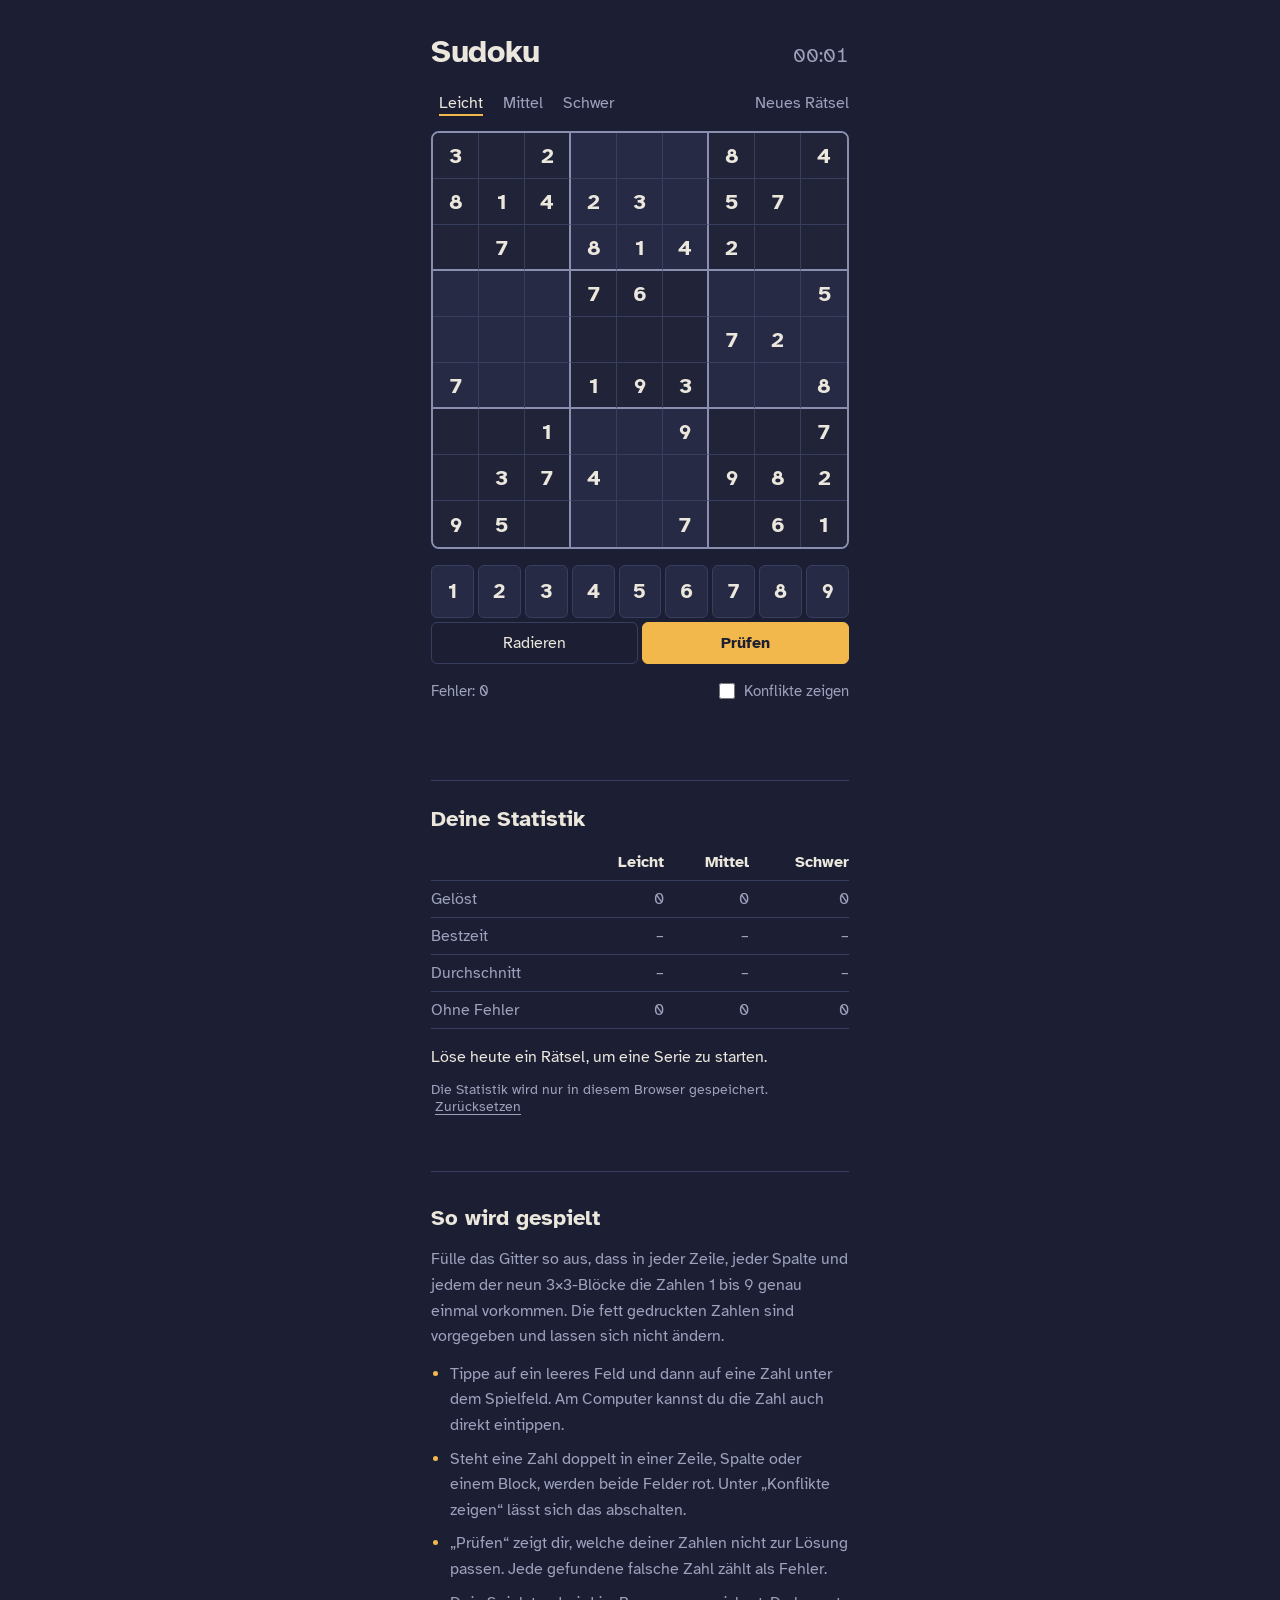
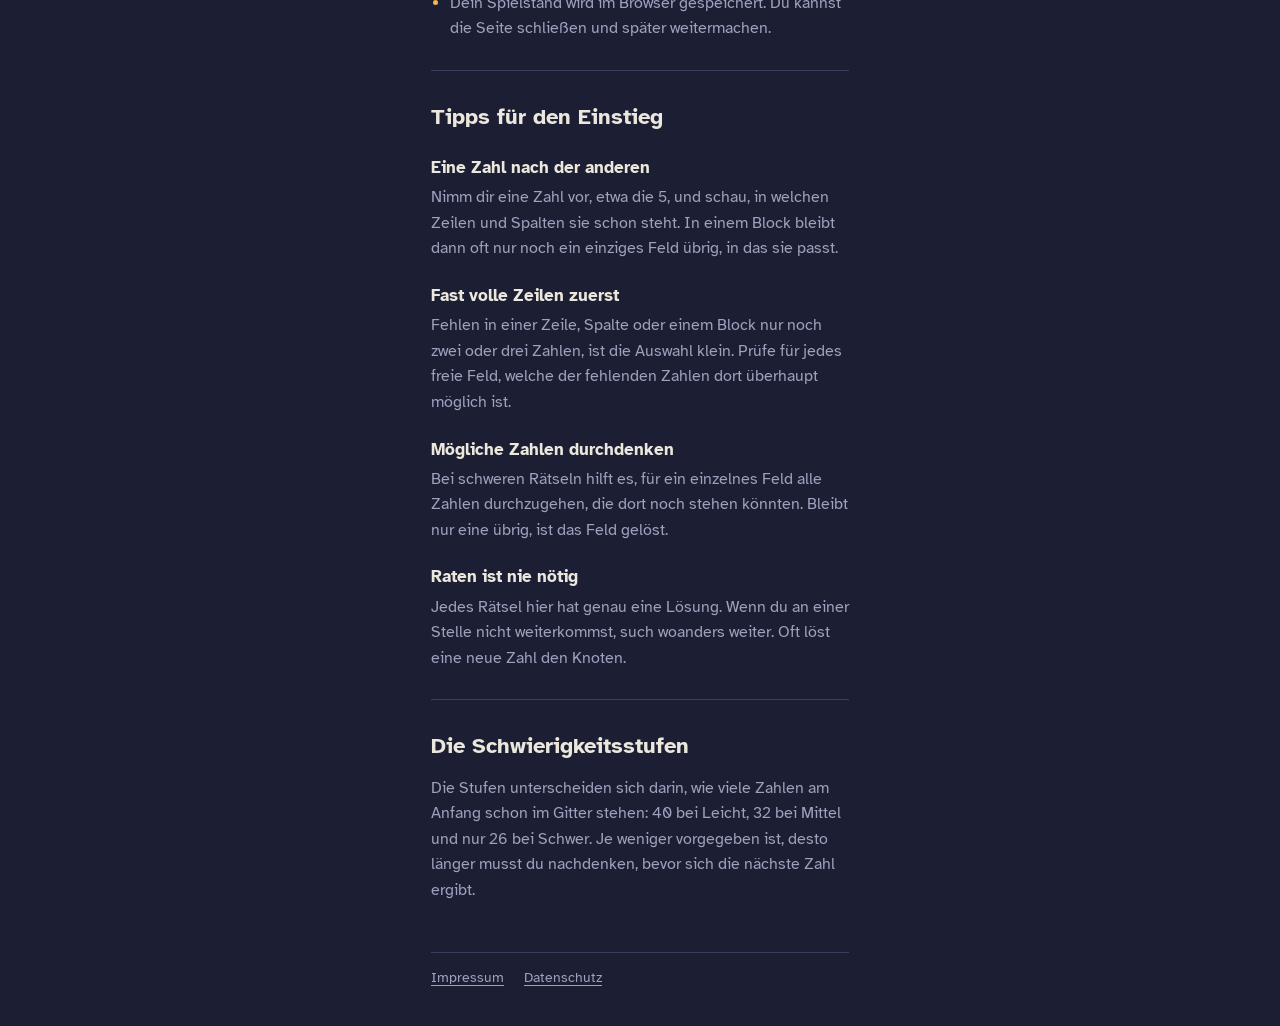
<file: index.html>
<!DOCTYPE html>
<html lang="de">
<head>
  <meta charset="UTF-8">
  <meta name="viewport" content="width=device-width, initial-scale=1.0">

  <!-- Für Suchmaschinen: Titel und Beschreibung erscheinen so in den Suchergebnissen -->
  <title>Sudoku online spielen – kostenlos und ohne Anmeldung</title>
  <meta name="description" content="Kostenloses Sudoku im Browser: drei Schwierigkeitsstufen, Prüfen-Funktion und automatisches Speichern. Ohne Anmeldung, auch auf dem Handy.">

  <!-- Die "offizielle" Adresse dieser Seite -->
  <link rel="canonical" href="https://onlinesudokus.de/">

  <!-- Für Vorschauen, wenn jemand den Link in WhatsApp, Discord & Co. teilt -->
  <meta property="og:type" content="website">
  <meta property="og:title" content="Sudoku online spielen">
  <meta property="og:description" content="Kostenloses Sudoku im Browser, mit drei Schwierigkeitsstufen. Ohne Anmeldung, auch auf dem Handy.">
  <meta property="og:locale" content="de_DE">
  <meta property="og:url" content="https://onlinesudokus.de/">
  <meta property="og:image" content="https://onlinesudokus.de/vorschau.png">
  <meta property="og:image:width" content="1200">
  <meta property="og:image:height" content="630">
  <meta property="og:image:alt" content="Sudoku-Spielfeld in Nachtblau mit gelben, handschriftlichen Zahlen">
  <meta name="twitter:card" content="summary_large_image">

  <!-- Farbe der Browserleiste auf dem Handy und Symbol im Tab -->
  <meta name="theme-color" content="#1c1f33">
  <link rel="icon" href="favicon.svg" type="image/svg+xml">

  <!-- Schriften liegen im eigenen Ordner, damit sie schneller laden -->
  <link rel="preload" href="fonts/atkinson-hyperlegible-700.woff2" as="font" type="font/woff2" crossorigin>
  <link rel="preload" href="fonts/patrick-hand.woff2" as="font" type="font/woff2" crossorigin>
  <link rel="stylesheet" href="style.css">

  <!-- Strukturierte Daten: erklären Google maschinenlesbar, was diese Seite ist -->
  <script type="application/ld+json">
  {
    "@context": "https://schema.org",
    "@type": "WebApplication",
    "name": "Sudoku",
    "url": "https://onlinesudokus.de/",
    "description": "Kostenloses Sudoku im Browser mit drei Schwierigkeitsstufen.",
    "applicationCategory": "GameApplication",
    "operatingSystem": "Alle (läuft im Browser)",
    "inLanguage": "de",
    "isAccessibleForFree": true,
    "offers": { "@type": "Offer", "price": "0", "priceCurrency": "EUR" }
  }
  </script>
</head>
<body>
  <main id="spiel">

    <header id="kopf">
      <h1>Sudoku</h1>
      <span id="zeit">00:00</span>
    </header>

    <nav id="steuerung" aria-label="Schwierigkeit">
      <div id="stufen">
        <button class="stufe" data-stufe="leicht">Leicht</button>
        <button class="stufe" data-stufe="mittel">Mittel</button>
        <button class="stufe" data-stufe="schwer">Schwer</button>
      </div>
      <button id="neuButton">Neues Rätsel</button>
    </nav>

    <noscript>
      <p class="hinweis-kasten">Für das Spiel muss JavaScript in deinem Browser eingeschaltet sein.</p>
    </noscript>

    <div id="spielfeld" aria-label="Sudoku-Spielfeld"></div>

    <div id="zahlenleiste" aria-label="Zahlen eingeben"></div>

    <div id="aktionen">
      <button id="radierer">Radieren</button>
      <button id="pruefenButton">Prüfen</button>
    </div>

    <div id="fuss">
      <span id="fehler">Fehler: 0</span>
      <label>
        <input type="checkbox" id="konfliktSchalter" > Konflikte zeigen
      </label>
    </div>

    <p id="hinweis"></p>
    <p id="meldung"></p>


    <!-- Statistik: wird von script.js ausgefüllt -->
    <section id="statistik" aria-labelledby="statistik-titel">
      <h2 id="statistik-titel">Deine Statistik</h2>
      <table id="statistik-tabelle">
        <thead>
          <tr>
            <th></th>
            <th scope="col">Leicht</th>
            <th scope="col">Mittel</th>
            <th scope="col">Schwer</th>
          </tr>
        </thead>
        <tbody></tbody>
      </table>
      <p id="serie"></p>
      <p class="klein">
        Die Statistik wird nur in diesem Browser gespeichert.
        <button id="statistikLoeschen">Zurücksetzen</button>
      </p>
    </section>


    <!-- Text für Menschen und Suchmaschinen -->
    <article id="text">

      <section>
        <h2>So wird gespielt</h2>
        <p>Fülle das Gitter so aus, dass in jeder Zeile, jeder Spalte und jedem der neun 3×3-Blöcke die Zahlen 1 bis 9 genau einmal vorkommen. Die fett gedruckten Zahlen sind vorgegeben und lassen sich nicht ändern.</p>
        <ul>
          <li>Tippe auf ein leeres Feld und dann auf eine Zahl unter dem Spielfeld. Am Computer kannst du die Zahl auch direkt eintippen.</li>
          <li>Steht eine Zahl doppelt in einer Zeile, Spalte oder einem Block, werden beide Felder rot. Unter „Konflikte zeigen“ lässt sich das abschalten.</li>
          <li>„Prüfen“ zeigt dir, welche deiner Zahlen nicht zur Lösung passen. Jede gefundene falsche Zahl zählt als Fehler.</li>
          <li>Dein Spielstand wird im Browser gespeichert. Du kannst die Seite schließen und später weitermachen.</li>
        </ul>
      </section>

      <section>
        <h2>Tipps für den Einstieg</h2>

        <h3>Eine Zahl nach der anderen</h3>
        <p>Nimm dir eine Zahl vor, etwa die 5, und schau, in welchen Zeilen und Spalten sie schon steht. In einem Block bleibt dann oft nur noch ein einziges Feld übrig, in das sie passt.</p>

        <h3>Fast volle Zeilen zuerst</h3>
        <p>Fehlen in einer Zeile, Spalte oder einem Block nur noch zwei oder drei Zahlen, ist die Auswahl klein. Prüfe für jedes freie Feld, welche der fehlenden Zahlen dort überhaupt möglich ist.</p>

        <h3>Mögliche Zahlen durchdenken</h3>
        <p>Bei schweren Rätseln hilft es, für ein einzelnes Feld alle Zahlen durchzugehen, die dort noch stehen könnten. Bleibt nur eine übrig, ist das Feld gelöst.</p>

        <h3>Raten ist nie nötig</h3>
        <p>Jedes Rätsel hier hat genau eine Lösung. Wenn du an einer Stelle nicht weiterkommst, such woanders weiter. Oft löst eine neue Zahl den Knoten.</p>
      </section>

      <section>
        <h2>Die Schwierigkeitsstufen</h2>
        <p>Die Stufen unterscheiden sich darin, wie viele Zahlen am Anfang schon im Gitter stehen: 40 bei Leicht, 32 bei Mittel und nur 26 bei Schwer. Je weniger vorgegeben ist, desto länger musst du nachdenken, bevor sich die nächste Zahl ergibt.</p>
      </section>

    </article>

    <footer id="seitenfuss">
      <a href="impressum.html">Impressum</a>
      <a href="datenschutz.html">Datenschutz</a>
    </footer>

  </main>

  <!-- Reihenfolge ist wichtig: erst die Rätsel, dann das Spiel -->
  <script src="raetsel.js"></script>
  <script src="script.js"></script>
</body>
</html>
</file>
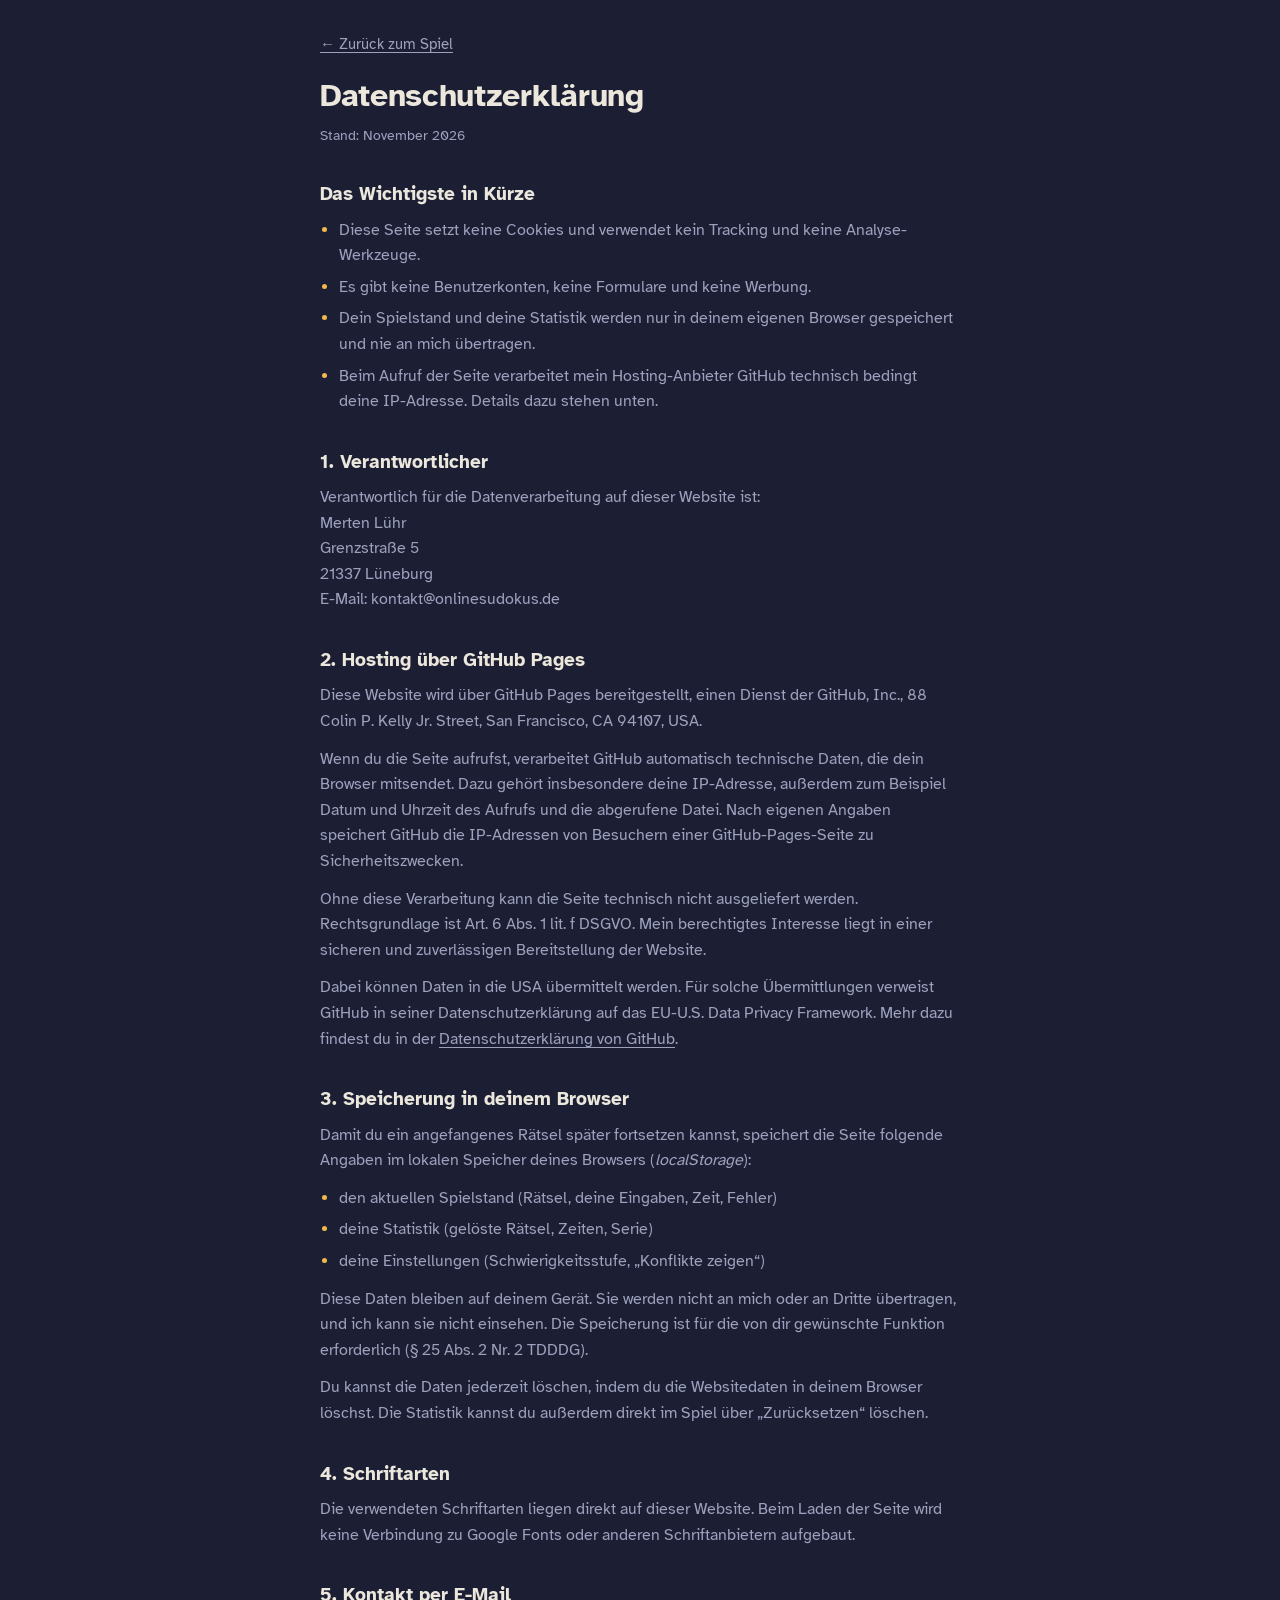
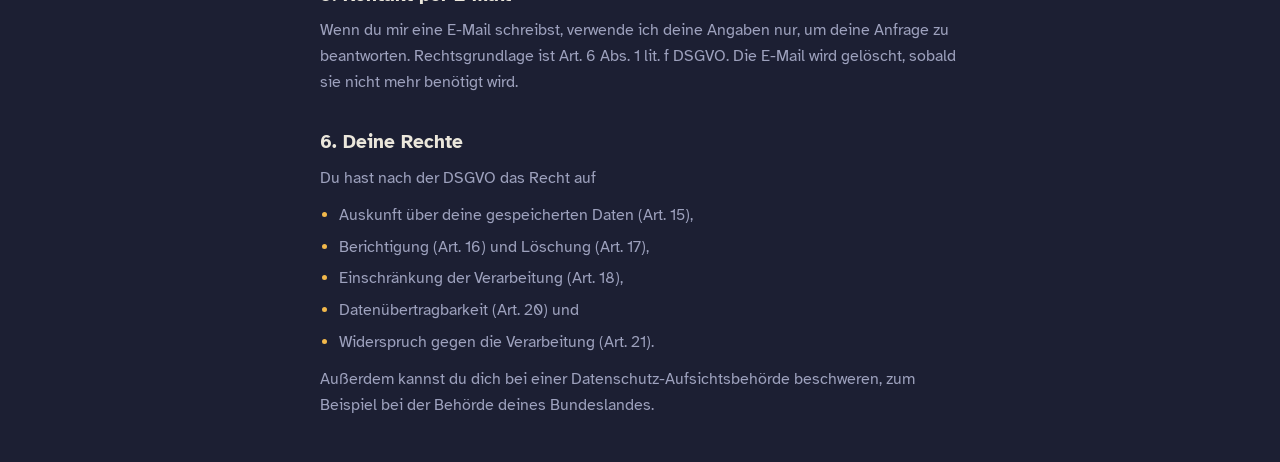
<file: datenschutz.html>
<!DOCTYPE html>
<html lang="de">
<head>
  <meta charset="UTF-8">
  <meta name="viewport" content="width=device-width, initial-scale=1.0">
  <title>Datenschutzerklärung – Sudoku</title>
  <!-- Rechtsseiten müssen nicht in Google auftauchen -->
  <meta name="robots" content="noindex">
  <meta name="theme-color" content="#1c1f33">
  <link rel="icon" href="favicon.svg" type="image/svg+xml">
  <link rel="stylesheet" href="style.css">
</head>
<body>
  <main class="rechtsseite">
    <p><a href="./" class="zurueck">← Zurück zum Spiel</a></p>

    <h1>Datenschutzerklärung</h1>
    <p class="stand">Stand: November 2026</p>

    <h2>Das Wichtigste in Kürze</h2>
    <ul>
      <li>Diese Seite setzt keine Cookies und verwendet kein Tracking und keine Analyse-Werkzeuge.</li>
      <li>Es gibt keine Benutzerkonten, keine Formulare und keine Werbung.</li>
      <li>Dein Spielstand und deine Statistik werden nur in deinem eigenen Browser gespeichert und nie an mich übertragen.</li>
      <li>Beim Aufruf der Seite verarbeitet mein Hosting-Anbieter GitHub technisch bedingt deine IP-Adresse. Details dazu stehen unten.</li>
    </ul>

    <h2>1. Verantwortlicher</h2>
    <p>
      Verantwortlich für die Datenverarbeitung auf dieser Website ist:<br>
      Merten Lühr<br>
      Grenzstraße 5<br>
      21337 Lüneburg<br>
      E-Mail: kontakt@onlinesudokus.de
    </p>

    <h2>2. Hosting über GitHub Pages</h2>
    <p>
      Diese Website wird über GitHub Pages bereitgestellt, einen Dienst der
      GitHub, Inc., 88 Colin P. Kelly Jr. Street, San Francisco, CA 94107, USA.
    </p>
    <p>
      Wenn du die Seite aufrufst, verarbeitet GitHub automatisch technische Daten,
      die dein Browser mitsendet. Dazu gehört insbesondere deine IP-Adresse, außerdem
      zum Beispiel Datum und Uhrzeit des Aufrufs und die abgerufene Datei. Nach eigenen
      Angaben speichert GitHub die IP-Adressen von Besuchern einer GitHub-Pages-Seite
      zu Sicherheitszwecken.
    </p>
    <p>
      Ohne diese Verarbeitung kann die Seite technisch nicht ausgeliefert werden.
      Rechtsgrundlage ist Art. 6 Abs. 1 lit. f DSGVO. Mein berechtigtes Interesse
      liegt in einer sicheren und zuverlässigen Bereitstellung der Website.
    </p>
    <p>
      Dabei können Daten in die USA übermittelt werden. Für solche Übermittlungen
      verweist GitHub in seiner Datenschutzerklärung auf das EU-U.S. Data Privacy
      Framework. Mehr dazu findest du in der
      <a href="https://docs.github.com/de/site-policy/privacy-policies/github-general-privacy-statement">Datenschutzerklärung von GitHub</a>.
    </p>

    <h2>3. Speicherung in deinem Browser</h2>
    <p>
      Damit du ein angefangenes Rätsel später fortsetzen kannst, speichert die Seite
      folgende Angaben im lokalen Speicher deines Browsers (<em>localStorage</em>):
    </p>
    <ul>
      <li>den aktuellen Spielstand (Rätsel, deine Eingaben, Zeit, Fehler)</li>
      <li>deine Statistik (gelöste Rätsel, Zeiten, Serie)</li>
      <li>deine Einstellungen (Schwierigkeitsstufe, „Konflikte zeigen“)</li>
    </ul>
    <p>
      Diese Daten bleiben auf deinem Gerät. Sie werden nicht an mich oder an Dritte
      übertragen, und ich kann sie nicht einsehen. Die Speicherung ist für die von
      dir gewünschte Funktion erforderlich (§ 25 Abs. 2 Nr. 2 TDDDG).
    </p>
    <p>
      Du kannst die Daten jederzeit löschen, indem du die Websitedaten in deinem
      Browser löschst. Die Statistik kannst du außerdem direkt im Spiel über
      „Zurücksetzen“ löschen.
    </p>

    <h2>4. Schriftarten</h2>
    <p>
      Die verwendeten Schriftarten liegen direkt auf dieser Website. Beim Laden der
      Seite wird keine Verbindung zu Google Fonts oder anderen Schriftanbietern aufgebaut.
    </p>

    <h2>5. Kontakt per E-Mail</h2>
    <p>
      Wenn du mir eine E-Mail schreibst, verwende ich deine Angaben nur, um deine
      Anfrage zu beantworten. Rechtsgrundlage ist Art. 6 Abs. 1 lit. f DSGVO. Die
      E-Mail wird gelöscht, sobald sie nicht mehr benötigt wird.
    </p>

    <h2>6. Deine Rechte</h2>
    <p>Du hast nach der DSGVO das Recht auf</p>
    <ul>
      <li>Auskunft über deine gespeicherten Daten (Art. 15),</li>
      <li>Berichtigung (Art. 16) und Löschung (Art. 17),</li>
      <li>Einschränkung der Verarbeitung (Art. 18),</li>
      <li>Datenübertragbarkeit (Art. 20) und</li>
      <li>Widerspruch gegen die Verarbeitung (Art. 21).</li>
    </ul>
    <p>
      Außerdem kannst du dich bei einer Datenschutz-Aufsichtsbehörde beschweren,
      zum Beispiel bei der Behörde deines Bundeslandes.
    </p>
  </main>
</body>
</html>
</file>
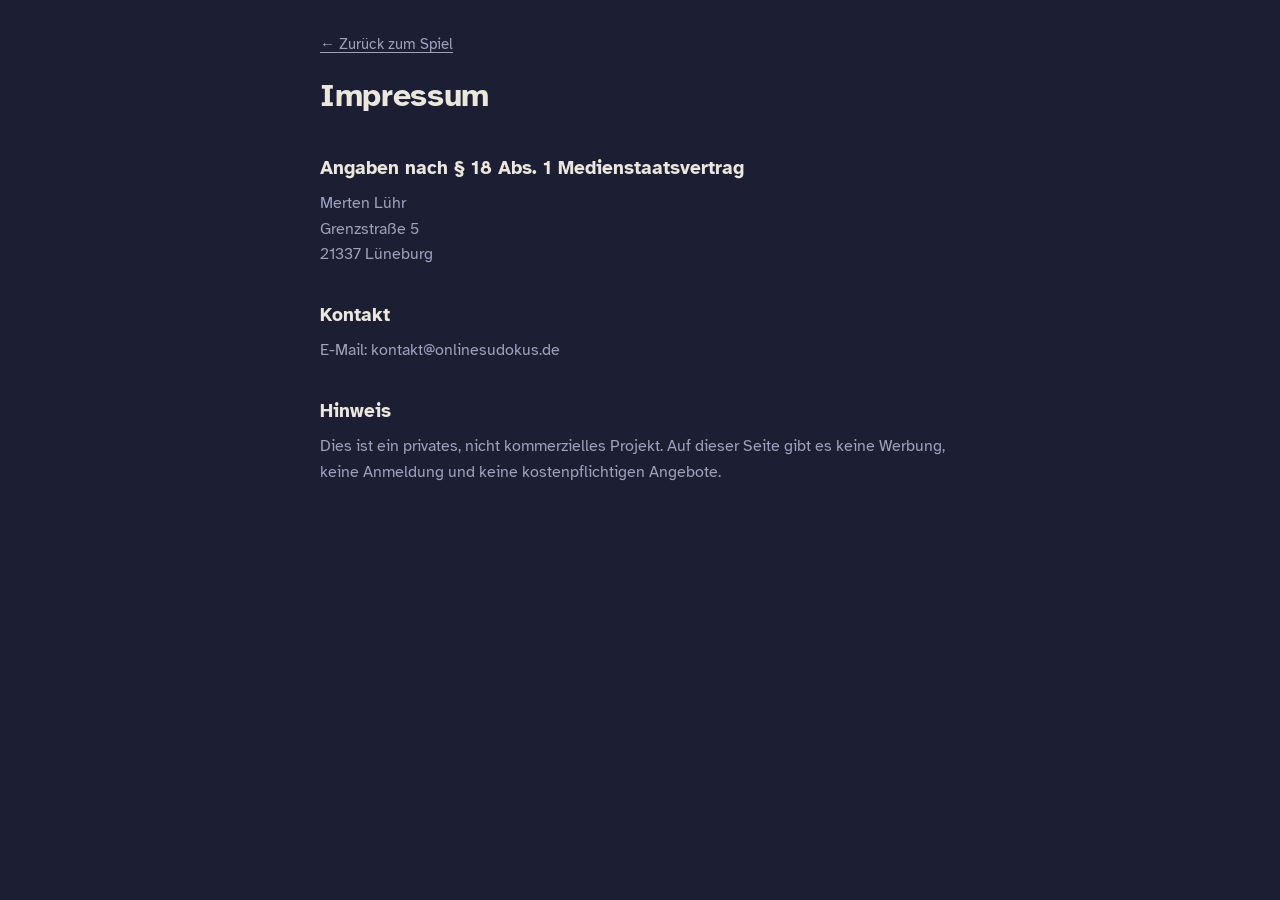
<file: impressum.html>
<!DOCTYPE html>
<html lang="de">
<head>
  <meta charset="UTF-8">
  <meta name="viewport" content="width=device-width, initial-scale=1.0">
  <title>Impressum – Sudoku</title>
  <!-- Rechtsseiten müssen nicht in Google auftauchen -->
  <meta name="robots" content="noindex">
  <meta name="theme-color" content="#1c1f33">
  <link rel="icon" href="favicon.svg" type="image/svg+xml">
  <link rel="stylesheet" href="style.css">
</head>
<body>
  <main class="rechtsseite">
    <p><a href="./" class="zurueck">← Zurück zum Spiel</a></p>

    <h1>Impressum</h1>

    <h2>Angaben nach § 18 Abs. 1 Medienstaatsvertrag</h2>
    <p>
      Merten Lühr<br>
      Grenzstraße 5<br>
      21337 Lüneburg
    </p>

    <h2>Kontakt</h2>
    <p>E-Mail: kontakt@onlinesudokus.de</p>

    <h2>Hinweis</h2>
    <p>
      Dies ist ein privates, nicht kommerzielles Projekt. Auf dieser Seite gibt es
      keine Werbung, keine Anmeldung und keine kostenpflichtigen Angebote.
    </p>
  </main>
</body>
</html>
</file>
<file: style.css>
/* =========================================================
   Farben und Größen an einer Stelle
   Idee: Rätseln am Abend. Gedruckte Zahlen in Papierweiß,
   deine eigenen Zahlen handschriftlich wie mit Bleistift,
   in warmem Lampenlicht-Gelb.
   ========================================================= */
/* ===== Schriften (liegen im Ordner fonts, Lizenz: SIL Open Font License) ===== */
@font-face {
  font-family: "Atkinson Hyperlegible";
  font-weight: 400;
  font-display: swap;
  src: url("fonts/atkinson-hyperlegible-400.woff2") format("woff2");
}
@font-face {
  font-family: "Atkinson Hyperlegible";
  font-weight: 700;
  font-display: swap;
  src: url("fonts/atkinson-hyperlegible-700.woff2") format("woff2");
}
@font-face {
  font-family: "Patrick Hand";
  font-weight: 400;
  font-display: swap;
  src: url("fonts/patrick-hand.woff2") format("woff2");
}

:root {
  --nacht: #1c1f33;         /* Seitenhintergrund */
  --brett: #262a44;          /* Felder */
  --brett-block: #212439;    /* jeder zweite 3×3-Block, ganz leicht dunkler */
  --linie: #383e5e;          /* dünne Linien */
  --blocklinie: #8a8fb0;     /* dicke Linien */
  --papier: #ebe7dc;         /* gedruckte Zahlen und Text */
  --text-leise: #9da1bd;     /* Nebentext */
  --bleistift: #f2b84b;      /* deine Zahlen */
  --markiert: #2e3354;       /* Zeile, Spalte, Block */
  --gleich: #48416f;         /* gleiche Zahlen */
  --auswahl: #f2b84b;        /* Rahmen ums gewählte Feld */
  --konflikt: #ff8a7a;
  --konflikt-grund: #43293a;
  --geschafft: #a6d9a0;

  --zelle: min(46px, calc((100vw - 40px) / 9));
  --breite: calc(var(--zelle) * 9 + 4px);
}

* { box-sizing: border-box; }

body {
  margin: 0;
  padding: 32px 16px;
  min-height: 100vh;
  background: var(--nacht);
  color: var(--papier);
  font-family: "Atkinson Hyperlegible", sans-serif;
  font-size: 16px;
  display: flex;
  justify-content: center;
}

#spiel { width: var(--breite); }

button {
  font: inherit;
  color: inherit;
  cursor: pointer;
}
button:focus-visible,
input:focus-visible {
  outline: 2px solid var(--bleistift);
  outline-offset: 2px;
}

/* ===== Kopf: Titel links, Zeit rechts ===== */
#kopf {
  display: flex;
  justify-content: space-between;
  align-items: baseline;
  margin-bottom: 16px;
}
h1 {
  margin: 0;
  font-size: 32px;
  font-weight: 700;
  letter-spacing: -0.01em;
}
#zeit {
  font-size: 20px;
  color: var(--text-leise);
  font-variant-numeric: tabular-nums;
}

/* ===== Schwierigkeit und neues Rätsel ===== */
#steuerung {
  display: flex;
  justify-content: space-between;
  align-items: center;
  margin-bottom: 12px;
}
#stufen { display: flex; gap: 4px; }
.stufe,
#neuButton {
  background: none;
  border: none;
  padding: 6px 8px;
  color: var(--text-leise);
}
.stufe:hover,
#neuButton:hover { color: var(--papier); }
.stufe.aktiv {
  color: var(--papier);
  text-decoration: underline;
  text-decoration-color: var(--bleistift);
  text-decoration-thickness: 2px;
  text-underline-offset: 6px;
}
#neuButton { padding-right: 0; }

/* ===== Spielfeld ===== */
#spielfeld {
  display: grid;
  grid-template-columns: repeat(9, var(--zelle));
  border: 2px solid var(--blocklinie);
  border-radius: 8px;
  overflow: hidden;
  transition: border-color 0.4s;
}
#spielfeld.geloest { border-color: var(--geschafft); }

.zelle {
  width: var(--zelle);
  height: var(--zelle);
  padding: 0;
  border: none;
  border-right: 1px solid var(--linie);
  border-bottom: 1px solid var(--linie);
  border-radius: 0;
  background: var(--brett);
  color: var(--bleistift);
  font-family: "Patrick Hand", cursive;
  font-size: calc(var(--zelle) * 0.62);
  text-align: center;
  caret-color: transparent;
  cursor: pointer;
}
.zelle:focus { outline: none; }
.zelle:nth-child(9n) { border-right: none; }        /* letzte Spalte: Außenrahmen reicht */
.zelle:nth-child(n+73) { border-bottom: none; }     /* letzte Zeile */
.blau { background: var(--brett-block); }
.rand-rechts { border-right: 2px solid var(--blocklinie); }
.rand-unten  { border-bottom: 2px solid var(--blocklinie); }

.vorgegeben {
  color: var(--papier);
  font-family: "Atkinson Hyperlegible", sans-serif;
  font-weight: 700;
  font-size: calc(var(--zelle) * 0.48);
}

.hervorgehoben { background: var(--markiert); }
.gleich { background: var(--gleich); }
.zelle.ausgewaehlt {
  outline: 2px solid var(--auswahl);
  outline-offset: -2px;
}

/* Rot: Regelverstöße (wenn eingeschaltet) und falsche Zahlen nach dem Prüfen */
.konflikte-an .konflikt,
.falsch {
  color: var(--konflikt);
  background: var(--konflikt-grund);
}

/* ===== Zahlenleiste: jede Taste genau so breit wie eine Spalte ===== */
#zahlenleiste {
  display: grid;
  grid-template-columns: repeat(9, 1fr);
  gap: 4px;
  margin-top: 16px;
}
.taste {
  height: calc(var(--zelle) * 1.15);
  background: var(--brett);
  border: 1px solid var(--linie);
  border-radius: 6px;
  font-size: calc(var(--zelle) * 0.46);
  font-weight: 700;
}
.taste:hover { border-color: var(--blocklinie); }
.taste:active { background: var(--markiert); }

/* ===== Radieren und Prüfen ===== */
#aktionen {
  display: grid;
  grid-template-columns: 1fr 1fr;
  gap: 4px;
  margin-top: 4px;
}
#radierer,
#pruefenButton {
  padding: 10px;
  background: none;
  border: 1px solid var(--linie);
  border-radius: 6px;
}
#radierer:hover,
#pruefenButton:hover { border-color: var(--blocklinie); }
#pruefenButton {
  background: var(--bleistift);
  border-color: var(--bleistift);
  color: var(--nacht);
  font-weight: 700;
}
#pruefenButton:hover { background: #f6c86b; border-color: #f6c86b; }

/* ===== Fehler und Konflikt-Schalter ===== */
#fuss {
  display: flex;
  justify-content: space-between;
  align-items: center;
  margin-top: 16px;
  color: var(--text-leise);
  font-size: 15px;
}
label {
  display: flex;
  align-items: center;
  gap: 6px;
  cursor: pointer;
}
input[type="checkbox"] {
  width: 16px;
  height: 16px;
  accent-color: var(--bleistift);
}

/* ===== Hinweise ===== */
#hinweis {
  min-height: 1.4em;
  margin: 16px 0 0;
  color: var(--text-leise);
}
#meldung {
  margin: 4px 0 0;
  font-size: 22px;
  font-weight: 700;
  color: var(--geschafft);
}

@media (prefers-reduced-motion: reduce) {
  #spielfeld { transition: none; }
}

/* ===== Text unter dem Spiel ===== */
#text {
  margin-top: 56px;
  line-height: 1.6;
}
#text section {
  padding-top: 28px;
  margin-top: 28px;
  border-top: 1px solid var(--linie);
}
#text h2 {
  margin: 0 0 12px;
  font-size: 22px;
  font-weight: 700;
}
#text h3 {
  margin: 20px 0 4px;
  font-size: 17px;
  font-weight: 700;
}
#text p {
  margin: 0 0 12px;
  color: var(--text-leise);
}
#text ul {
  margin: 0;
  padding-left: 1.2em;
  color: var(--text-leise);
}
#text li { margin-bottom: 8px; }
#text li::marker { color: var(--bleistift); }

.hinweis-kasten {
  padding: 12px;
  border: 1px solid var(--bleistift);
  border-radius: 6px;
}

/* ===== Statistik ===== */
#statistik {
  margin-top: 40px;
  padding-top: 24px;
  border-top: 1px solid var(--linie);
}
#statistik h2 {
  margin: 0 0 12px;
  font-size: 22px;
  font-weight: 700;
}
#statistik-tabelle {
  width: 100%;
  border-collapse: collapse;
  font-variant-numeric: tabular-nums;
}
#statistik-tabelle th,
#statistik-tabelle td {
  padding: 8px 0 8px 8px;
  border-bottom: 1px solid var(--linie);
  text-align: right;
}
#statistik-tabelle thead th {
  font-weight: 700;
  color: var(--papier);
}
#statistik-tabelle tbody th {
  padding-left: 0;
  text-align: left;
  font-weight: 400;
  color: var(--text-leise);
}
#statistik-tabelle td { color: var(--papier); }
#statistik-tabelle td.leer { color: var(--text-leise); }

#serie {
  margin: 16px 0 0;
  line-height: 1.5;
}
#serie strong { color: var(--bleistift); }

.klein {
  margin: 12px 0 0;
  font-size: 14px;
  color: var(--text-leise);
}
#statistikLoeschen {
  margin-left: 4px;
  padding: 0;
  background: none;
  border: none;
  font-size: 14px;
  color: var(--text-leise);
  text-decoration: underline;
  text-underline-offset: 3px;
}
#statistikLoeschen:hover { color: var(--papier); }

/* Auf schmalen Handys etwas kleiner, damit die Tabelle nicht übersteht */
@media (max-width: 400px) {
  #statistik-tabelle { font-size: 14px; }
}

/* ===== Fußzeile ===== */
#seitenfuss {
  display: flex;
  gap: 20px;
  margin-top: 48px;
  padding: 16px 0 8px;
  border-top: 1px solid var(--linie);
  font-size: 14px;
}
#seitenfuss a,
.rechtsseite a {
  color: var(--text-leise);
  text-underline-offset: 3px;
}
#seitenfuss a:hover,
.rechtsseite a:hover { color: var(--papier); }

/* ===== Impressum und Datenschutz ===== */
.rechtsseite {
  width: 100%;
  max-width: 640px;
  line-height: 1.6;
}
.rechtsseite h1 {
  margin: 8px 0 4px;
}
.rechtsseite h2 {
  margin: 32px 0 8px;
  font-size: 19px;
  font-weight: 700;
}
.rechtsseite p,
.rechtsseite ul {
  margin: 0 0 12px;
  color: var(--text-leise);
}
.rechtsseite ul { padding-left: 1.2em; }
.rechtsseite li { margin-bottom: 6px; }
.rechtsseite li::marker { color: var(--bleistift); }
.rechtsseite .stand { font-size: 14px; }
.rechtsseite .zurueck { font-size: 15px; }
</file>
